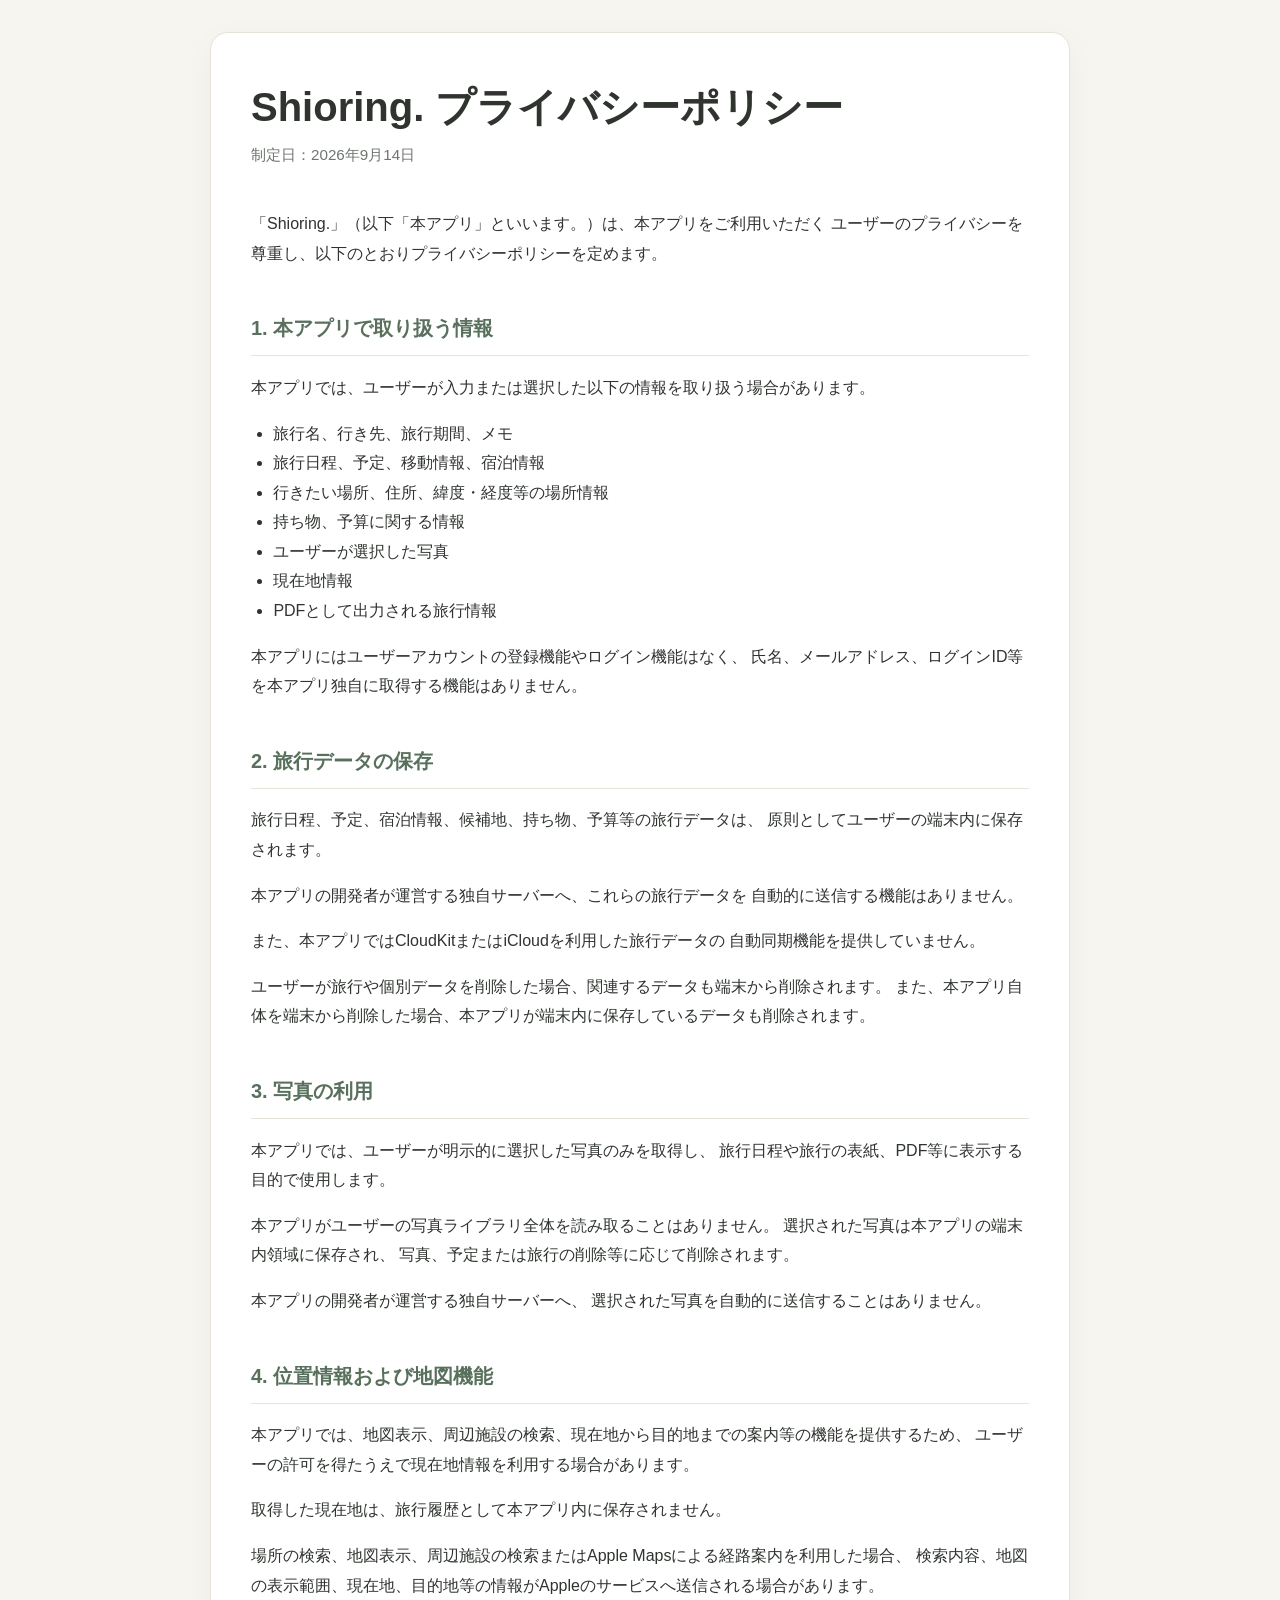
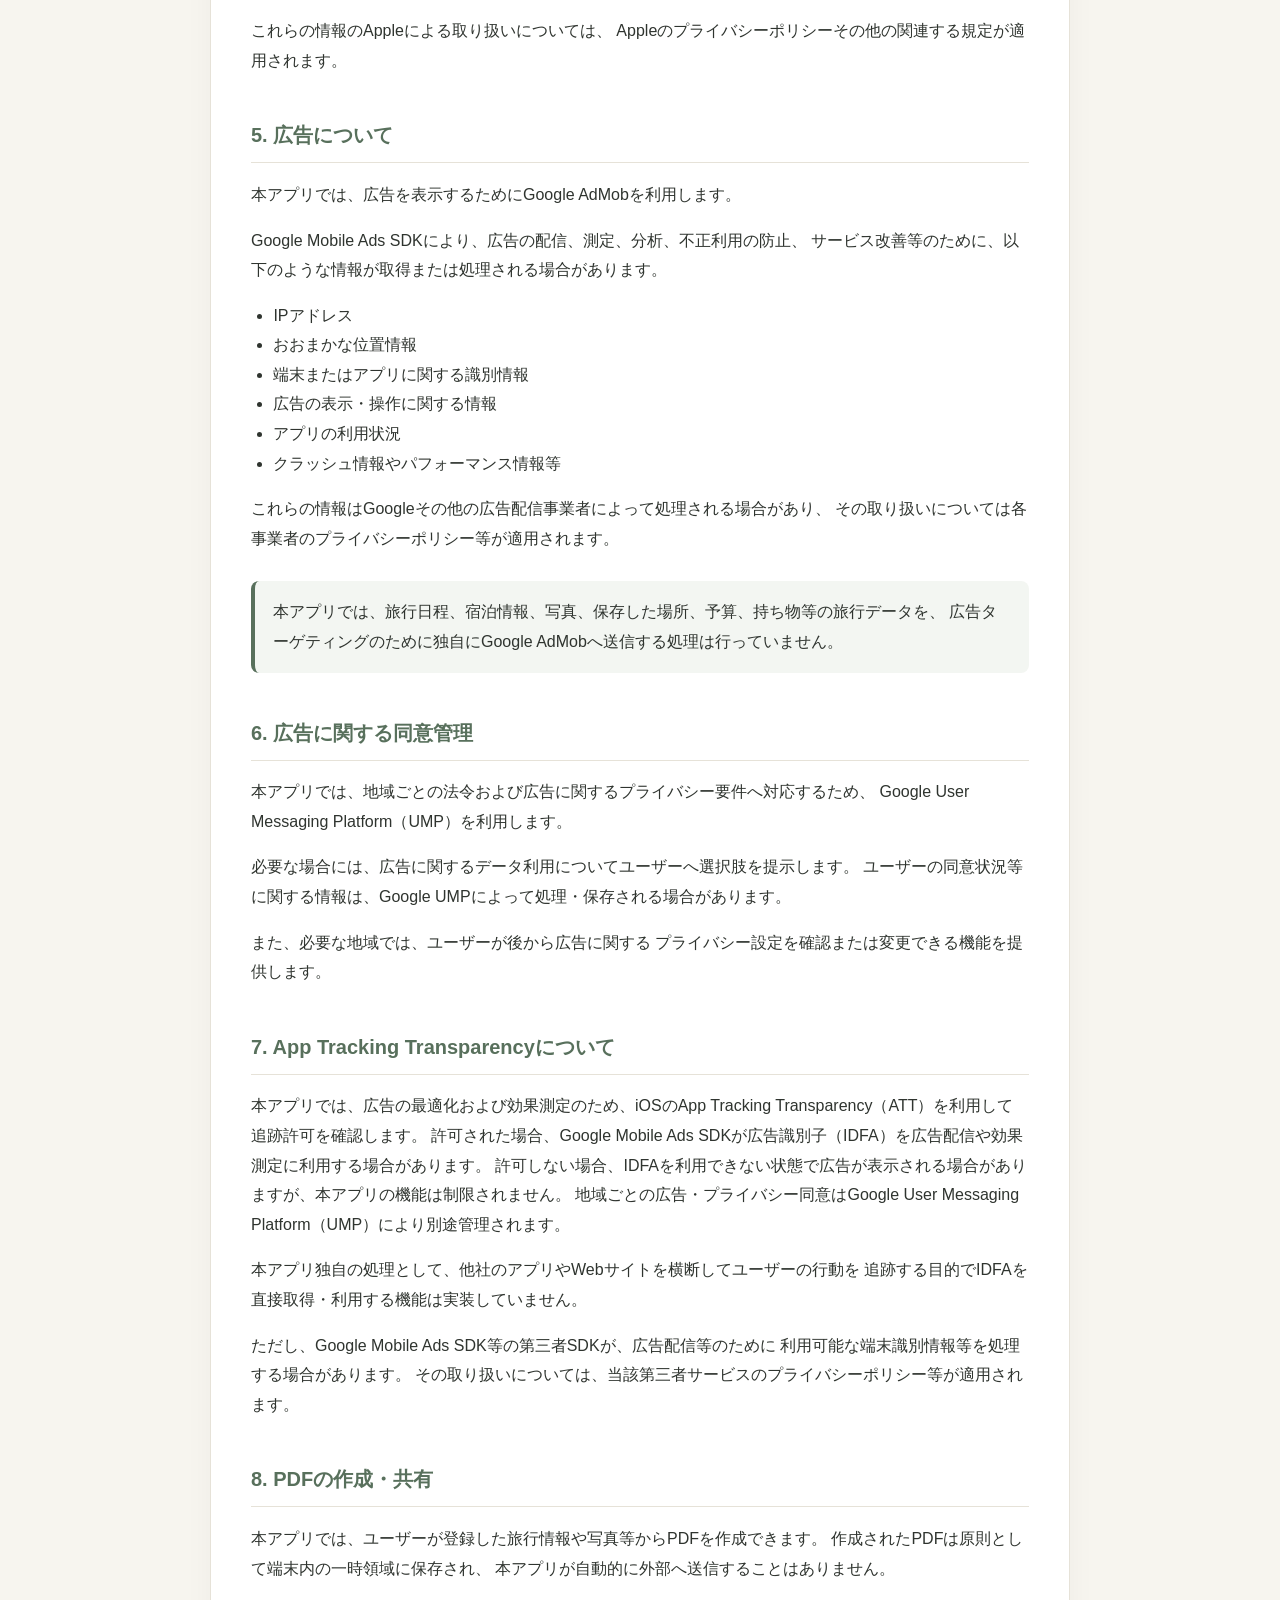
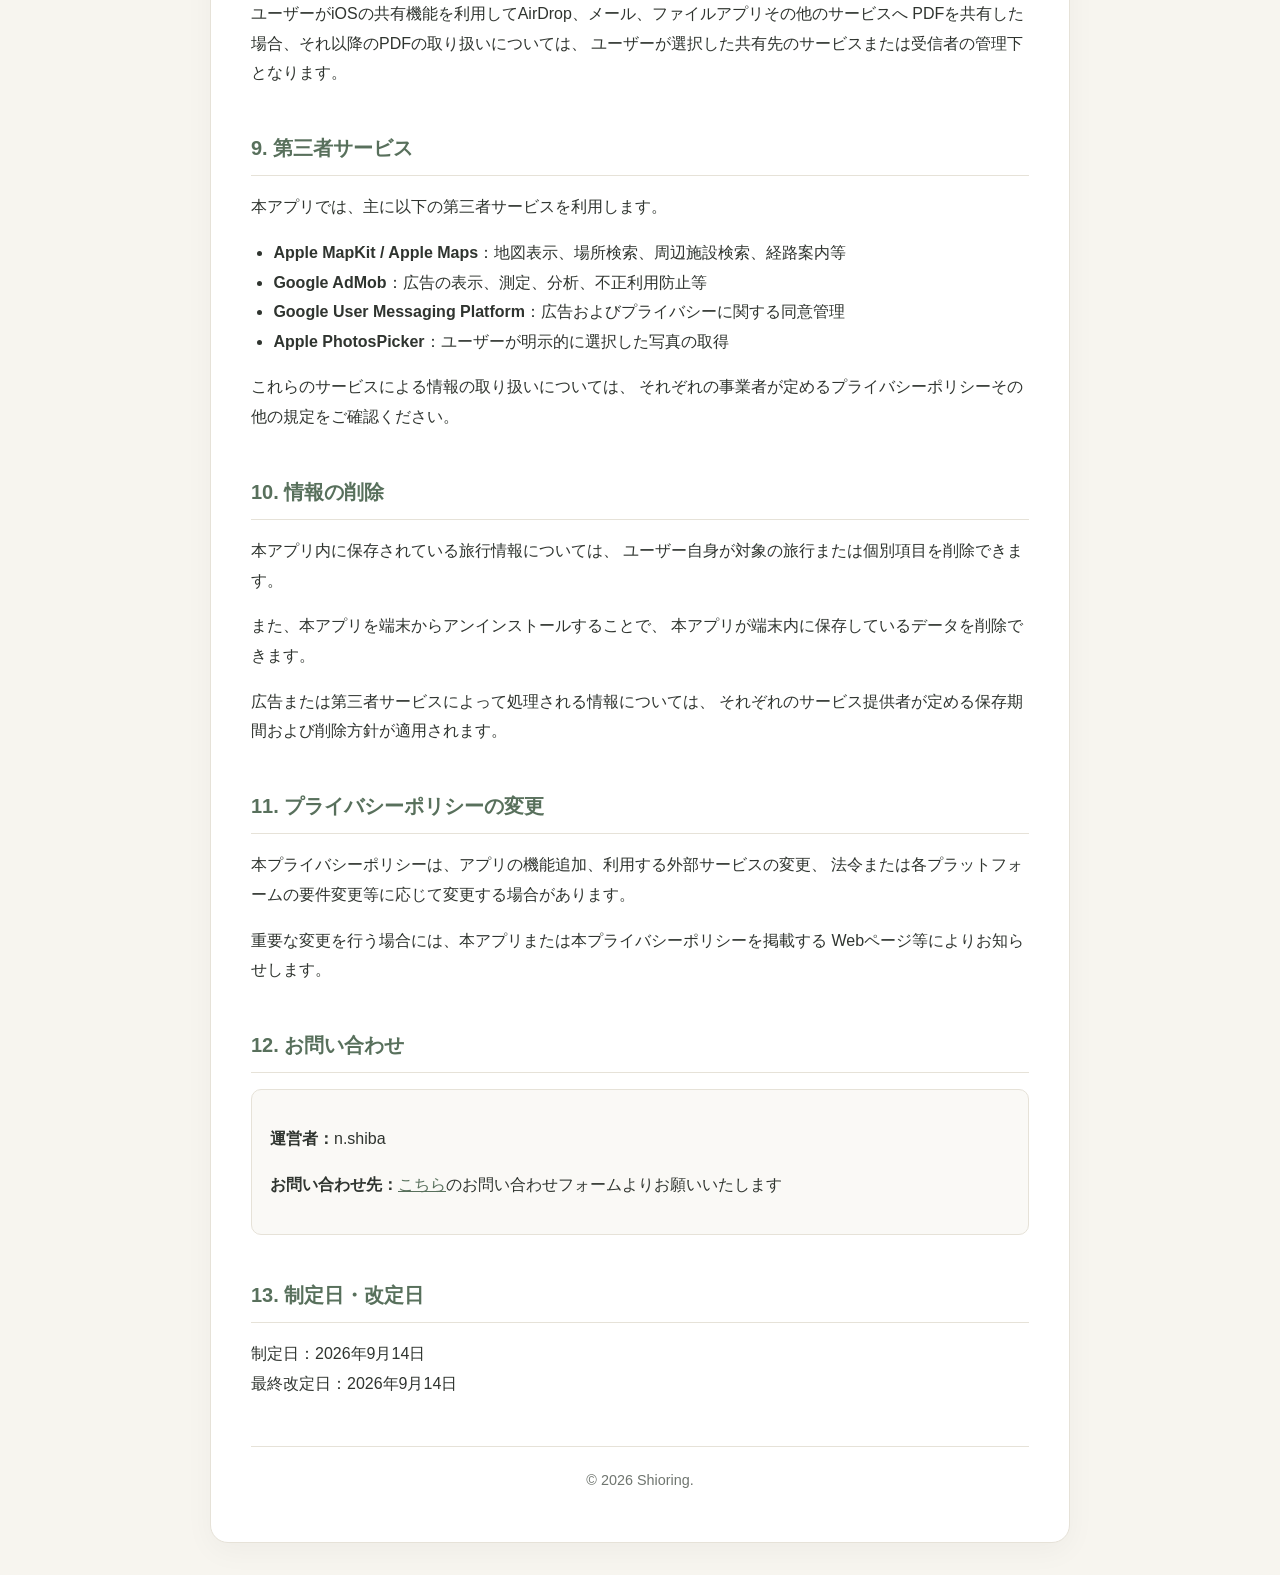
<file: index.html>
<!DOCTYPE html>
<html lang="ja">
<head>
  <meta charset="UTF-8" />
  <meta name="viewport" content="width=device-width, initial-scale=1.0" />
  <meta name="description" content="Shioring. プライバシーポリシー" />
  <title>Shioring. - プライバシーポリシー</title>
  <style>
    :root {
      --bg: #f7f5ef;
      --paper: #ffffff;
      --text: #2f342f;
      --muted: #6f756f;
      --accent: #58705c;
      --border: #e6e2d8;
    }

    * {
      box-sizing: border-box;
    }

    body {
      margin: 0;
      padding: 32px 16px;
      background: var(--bg);
      color: var(--text);
      font-family:
        -apple-system, BlinkMacSystemFont, "Hiragino Sans", "Yu Gothic",
        "YuGothic", "Noto Sans JP", sans-serif;
      line-height: 1.85;
    }

    main {
      max-width: 860px;
      margin: 0 auto;
      padding: 48px 40px;
      background: var(--paper);
      border: 1px solid var(--border);
      border-radius: 18px;
      box-shadow: 0 8px 30px rgba(0, 0, 0, 0.04);
    }

    h1 {
      margin-top: 0;
      margin-bottom: 8px;
      font-size: clamp(1.8rem, 4vw, 2.5rem);
      line-height: 1.3;
    }

    .subtitle {
      margin-top: 0;
      margin-bottom: 40px;
      color: var(--muted);
      font-size: 0.95rem;
    }

    h2 {
      margin-top: 42px;
      padding-bottom: 8px;
      border-bottom: 1px solid var(--border);
      color: var(--accent);
      font-size: 1.25rem;
    }

    p, li {
      font-size: 1rem;
    }

    ul {
      padding-left: 1.4rem;
    }

    .notice {
      margin: 28px 0;
      padding: 16px 18px;
      background: #f3f6f2;
      border-left: 4px solid var(--accent);
      border-radius: 8px;
    }

    .contact {
      padding: 18px;
      background: #faf9f6;
      border: 1px solid var(--border);
      border-radius: 10px;
    }

    footer {
      margin-top: 48px;
      padding-top: 20px;
      border-top: 1px solid var(--border);
      color: var(--muted);
      font-size: 0.9rem;
      text-align: center;
    }

    a {
      color: var(--accent);
      overflow-wrap: anywhere;
    }

    @media (max-width: 640px) {
      body {
        padding: 0;
        background: var(--paper);
      }

      main {
        padding: 32px 20px;
        border: none;
        border-radius: 0;
        box-shadow: none;
      }
    }
  </style>
</head>
<body>
  <main>
    <h1>Shioring. プライバシーポリシー</h1>
    <p class="subtitle">制定日：2026年9月14日</p>

    <p>
      「Shioring.」（以下「本アプリ」といいます。）は、本アプリをご利用いただく
      ユーザーのプライバシーを尊重し、以下のとおりプライバシーポリシーを定めます。
    </p>

    <h2>1. 本アプリで取り扱う情報</h2>
    <p>本アプリでは、ユーザーが入力または選択した以下の情報を取り扱う場合があります。</p>
    <ul>
      <li>旅行名、行き先、旅行期間、メモ</li>
      <li>旅行日程、予定、移動情報、宿泊情報</li>
      <li>行きたい場所、住所、緯度・経度等の場所情報</li>
      <li>持ち物、予算に関する情報</li>
      <li>ユーザーが選択した写真</li>
      <li>現在地情報</li>
      <li>PDFとして出力される旅行情報</li>
    </ul>
    <p>
      本アプリにはユーザーアカウントの登録機能やログイン機能はなく、
      氏名、メールアドレス、ログインID等を本アプリ独自に取得する機能はありません。
    </p>

    <h2>2. 旅行データの保存</h2>
    <p>
      旅行日程、予定、宿泊情報、候補地、持ち物、予算等の旅行データは、
      原則としてユーザーの端末内に保存されます。
    </p>
    <p>
      本アプリの開発者が運営する独自サーバーへ、これらの旅行データを
      自動的に送信する機能はありません。
    </p>
    <p>
      また、本アプリではCloudKitまたはiCloudを利用した旅行データの
      自動同期機能を提供していません。
    </p>
    <p>
      ユーザーが旅行や個別データを削除した場合、関連するデータも端末から削除されます。
      また、本アプリ自体を端末から削除した場合、本アプリが端末内に保存しているデータも削除されます。
    </p>

    <h2>3. 写真の利用</h2>
    <p>
      本アプリでは、ユーザーが明示的に選択した写真のみを取得し、
      旅行日程や旅行の表紙、PDF等に表示する目的で使用します。
    </p>
    <p>
      本アプリがユーザーの写真ライブラリ全体を読み取ることはありません。
      選択された写真は本アプリの端末内領域に保存され、
      写真、予定または旅行の削除等に応じて削除されます。
    </p>
    <p>
      本アプリの開発者が運営する独自サーバーへ、
      選択された写真を自動的に送信することはありません。
    </p>

    <h2>4. 位置情報および地図機能</h2>
    <p>
      本アプリでは、地図表示、周辺施設の検索、現在地から目的地までの案内等の機能を提供するため、
      ユーザーの許可を得たうえで現在地情報を利用する場合があります。
    </p>
    <p>
      取得した現在地は、旅行履歴として本アプリ内に保存されません。
    </p>
    <p>
      場所の検索、地図表示、周辺施設の検索またはApple Mapsによる経路案内を利用した場合、
      検索内容、地図の表示範囲、現在地、目的地等の情報がAppleのサービスへ送信される場合があります。
    </p>
    <p>
      これらの情報のAppleによる取り扱いについては、
      Appleのプライバシーポリシーその他の関連する規定が適用されます。
    </p>

    <h2>5. 広告について</h2>
    <p>
      本アプリでは、広告を表示するためにGoogle AdMobを利用します。
    </p>
    <p>
      Google Mobile Ads SDKにより、広告の配信、測定、分析、不正利用の防止、
      サービス改善等のために、以下のような情報が取得または処理される場合があります。
    </p>
    <ul>
      <li>IPアドレス</li>
      <li>おおまかな位置情報</li>
      <li>端末またはアプリに関する識別情報</li>
      <li>広告の表示・操作に関する情報</li>
      <li>アプリの利用状況</li>
      <li>クラッシュ情報やパフォーマンス情報等</li>
    </ul>
    <p>
      これらの情報はGoogleその他の広告配信事業者によって処理される場合があり、
      その取り扱いについては各事業者のプライバシーポリシー等が適用されます。
    </p>

    <div class="notice">
      本アプリでは、旅行日程、宿泊情報、写真、保存した場所、予算、持ち物等の旅行データを、
      広告ターゲティングのために独自にGoogle AdMobへ送信する処理は行っていません。
    </div>

    <h2>6. 広告に関する同意管理</h2>
    <p>
      本アプリでは、地域ごとの法令および広告に関するプライバシー要件へ対応するため、
      Google User Messaging Platform（UMP）を利用します。
    </p>
    <p>
      必要な場合には、広告に関するデータ利用についてユーザーへ選択肢を提示します。
      ユーザーの同意状況等に関する情報は、Google UMPによって処理・保存される場合があります。
    </p>
    <p>
      また、必要な地域では、ユーザーが後から広告に関する
      プライバシー設定を確認または変更できる機能を提供します。
    </p>

    <h2>7. App Tracking Transparencyについて</h2>
    <p>
      本アプリでは、広告の最適化および効果測定のため、iOSのApp Tracking Transparency（ATT）を利用して追跡許可を確認します。
      許可された場合、Google Mobile Ads SDKが広告識別子（IDFA）を広告配信や効果測定に利用する場合があります。
      許可しない場合、IDFAを利用できない状態で広告が表示される場合がありますが、本アプリの機能は制限されません。
      地域ごとの広告・プライバシー同意はGoogle User Messaging Platform（UMP）により別途管理されます。
    </p>
    <p>
      本アプリ独自の処理として、他社のアプリやWebサイトを横断してユーザーの行動を
      追跡する目的でIDFAを直接取得・利用する機能は実装していません。
    </p>
    <p>
      ただし、Google Mobile Ads SDK等の第三者SDKが、広告配信等のために
      利用可能な端末識別情報等を処理する場合があります。
      その取り扱いについては、当該第三者サービスのプライバシーポリシー等が適用されます。
    </p>

    <h2>8. PDFの作成・共有</h2>
    <p>
      本アプリでは、ユーザーが登録した旅行情報や写真等からPDFを作成できます。
      作成されたPDFは原則として端末内の一時領域に保存され、
      本アプリが自動的に外部へ送信することはありません。
    </p>
    <p>
      ユーザーがiOSの共有機能を利用してAirDrop、メール、ファイルアプリその他のサービスへ
      PDFを共有した場合、それ以降のPDFの取り扱いについては、
      ユーザーが選択した共有先のサービスまたは受信者の管理下となります。
    </p>

    <h2>9. 第三者サービス</h2>
    <p>本アプリでは、主に以下の第三者サービスを利用します。</p>
    <ul>
      <li><strong>Apple MapKit / Apple Maps</strong>：地図表示、場所検索、周辺施設検索、経路案内等</li>
      <li><strong>Google AdMob</strong>：広告の表示、測定、分析、不正利用防止等</li>
      <li><strong>Google User Messaging Platform</strong>：広告およびプライバシーに関する同意管理</li>
      <li><strong>Apple PhotosPicker</strong>：ユーザーが明示的に選択した写真の取得</li>
    </ul>
    <p>
      これらのサービスによる情報の取り扱いについては、
      それぞれの事業者が定めるプライバシーポリシーその他の規定をご確認ください。
    </p>

    <h2>10. 情報の削除</h2>
    <p>
      本アプリ内に保存されている旅行情報については、
      ユーザー自身が対象の旅行または個別項目を削除できます。
    </p>
    <p>
      また、本アプリを端末からアンインストールすることで、
      本アプリが端末内に保存しているデータを削除できます。
    </p>
    <p>
      広告または第三者サービスによって処理される情報については、
      それぞれのサービス提供者が定める保存期間および削除方針が適用されます。
    </p>

    <h2>11. プライバシーポリシーの変更</h2>
    <p>
      本プライバシーポリシーは、アプリの機能追加、利用する外部サービスの変更、
      法令または各プラットフォームの要件変更等に応じて変更する場合があります。
    </p>
    <p>
      重要な変更を行う場合には、本アプリまたは本プライバシーポリシーを掲載する
      Webページ等によりお知らせします。
    </p>

    <h2>12. お問い合わせ</h2>
    <div class="contact">
      <p><strong>運営者：</strong>n.shiba</p>
      <p><strong>お問い合わせ先：</strong><a href = "https://forms.gle/FpGztPyjctVfesUS7">こちら</a>のお問い合わせフォームよりお願いいたします</p>
    </div>

    <h2>13. 制定日・改定日</h2>
    <p>
      制定日：2026年9月14日<br />
      最終改定日：2026年9月14日
    </p>

    <footer>
      © 2026 Shioring.
    </footer>
  </main>
</body>
</html>
</file>
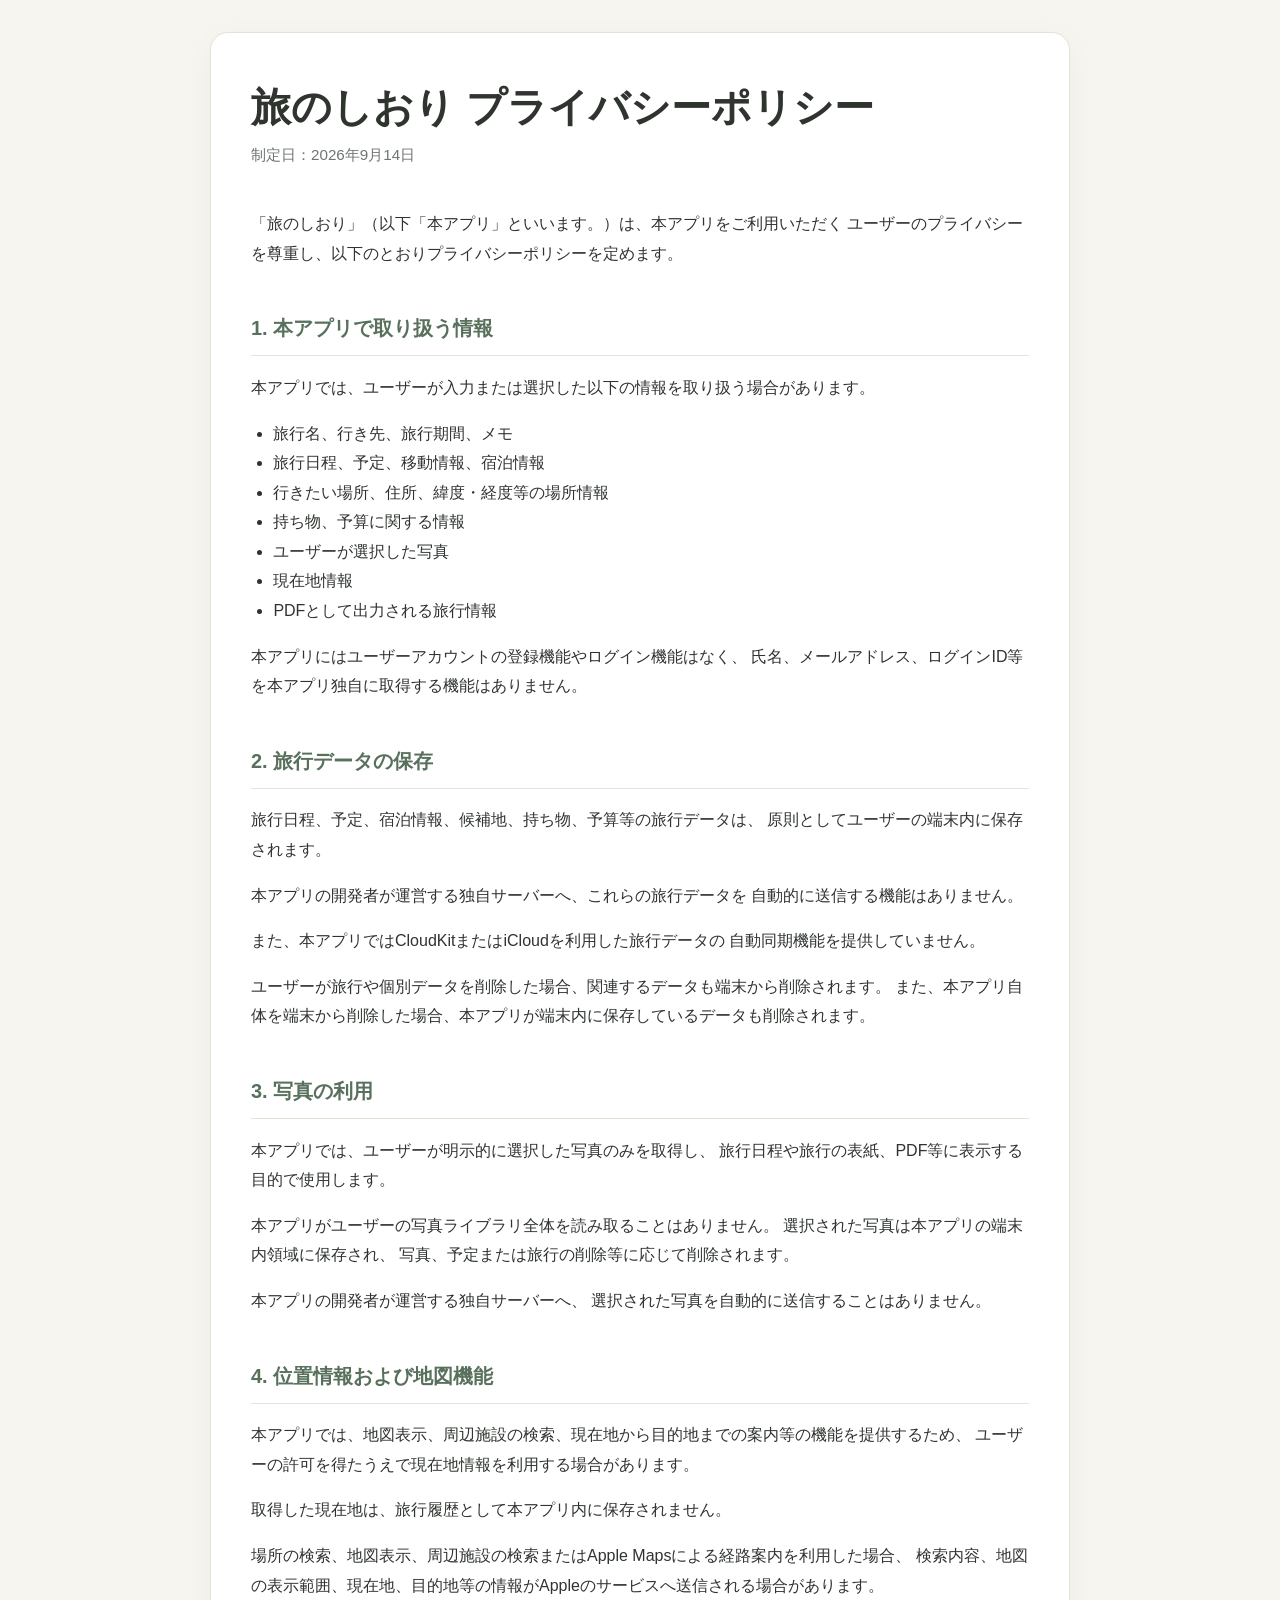
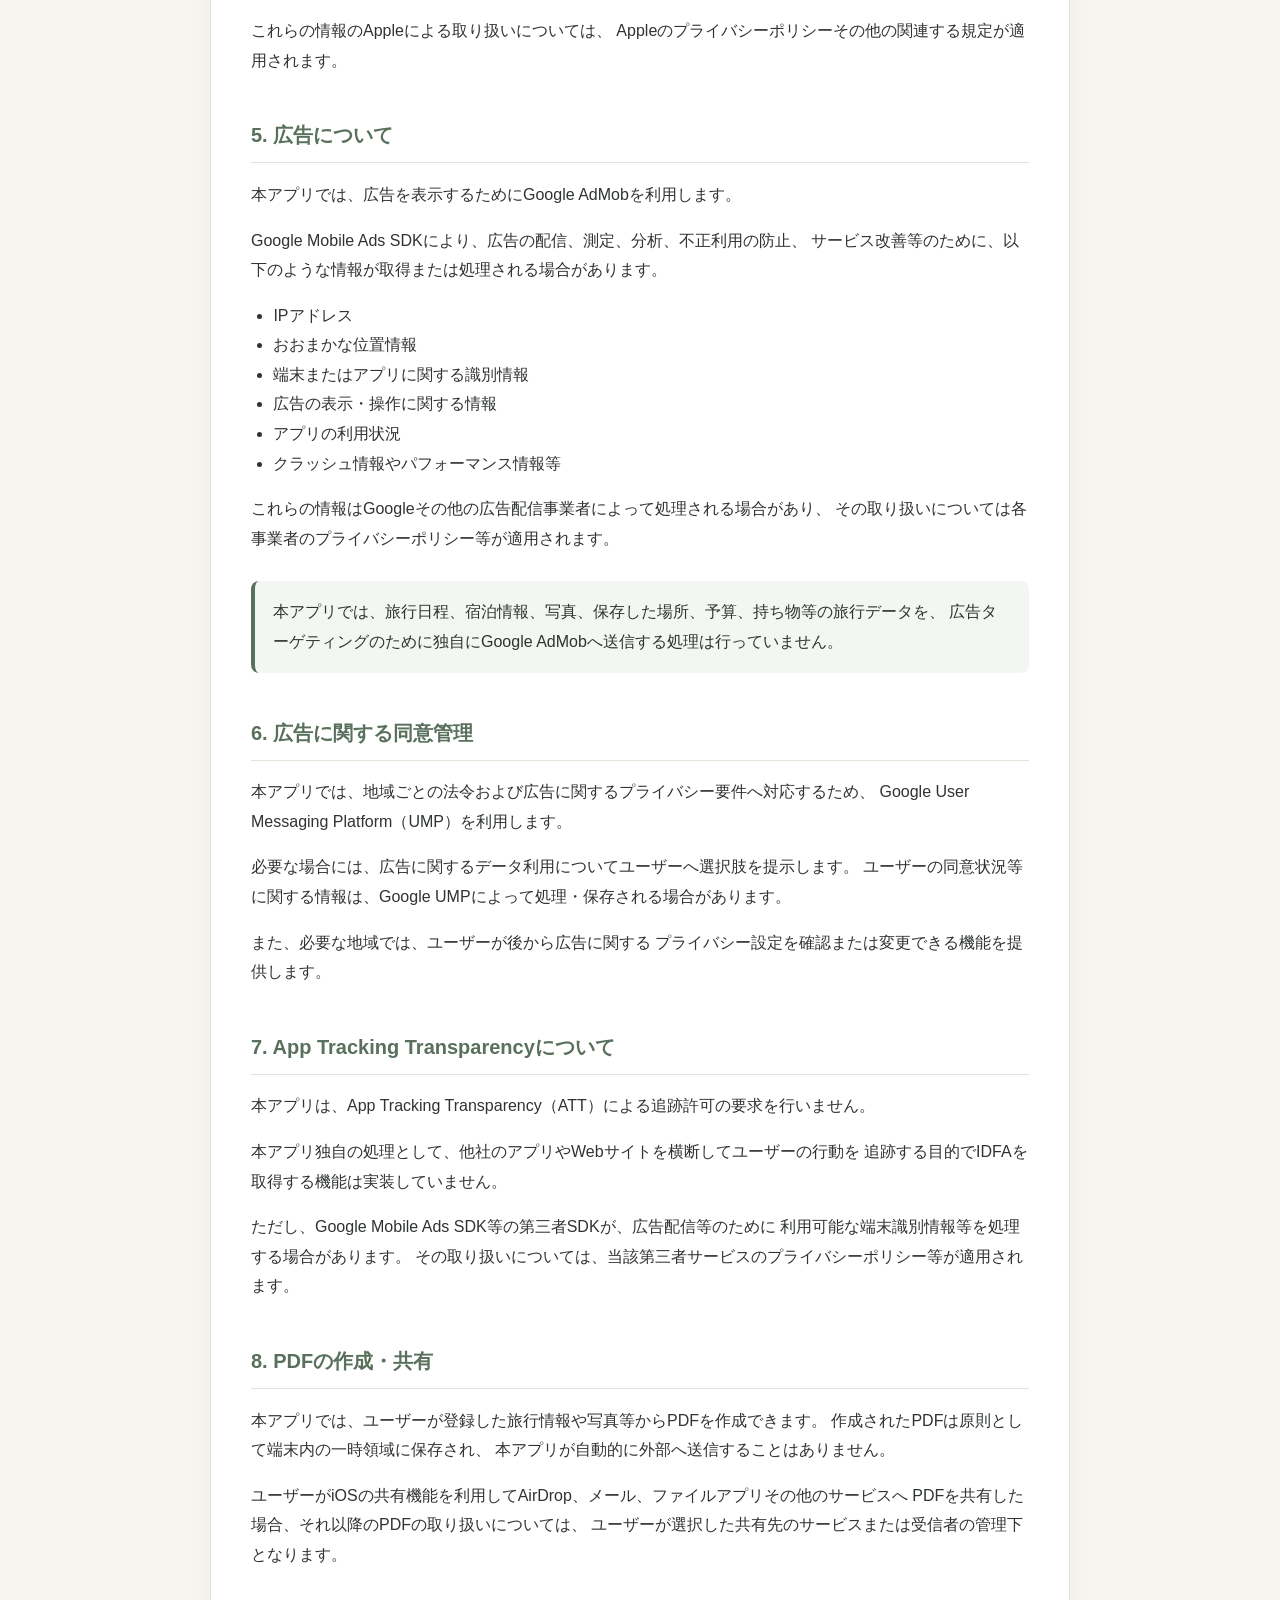
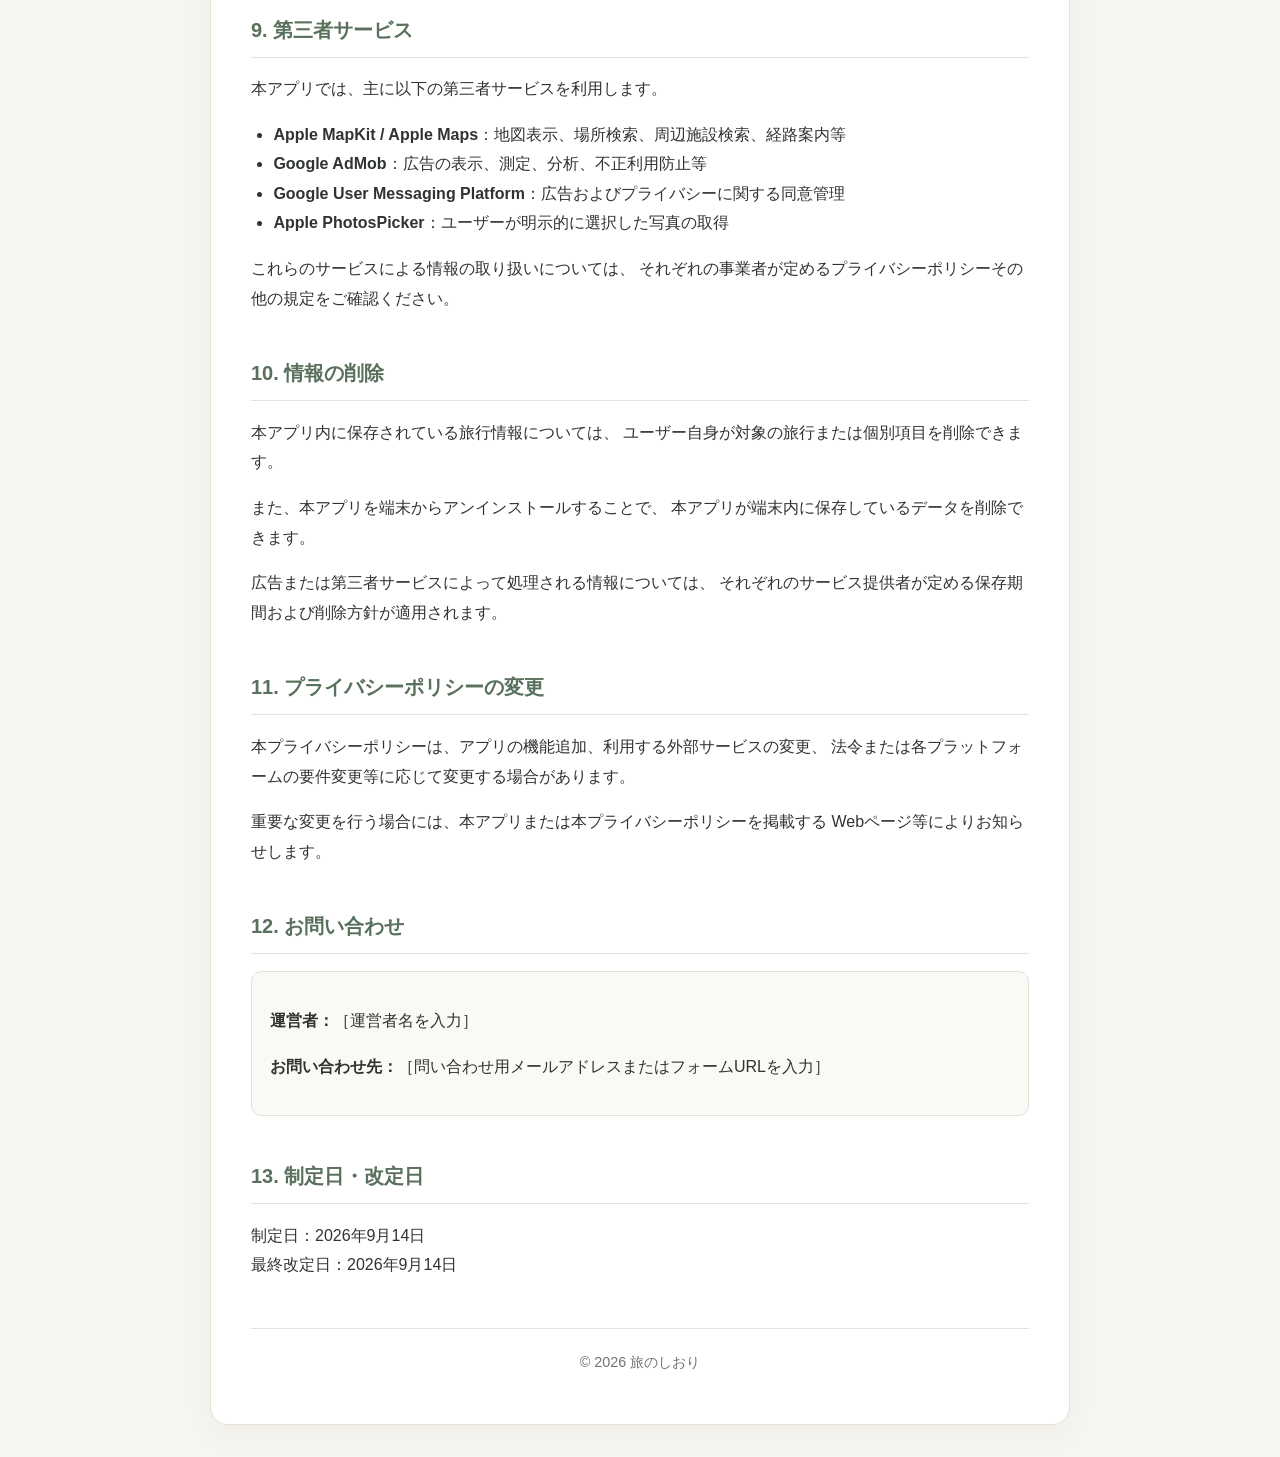
<file: indx.html>
<!DOCTYPE html>
<html lang="ja">
<head>
  <meta charset="UTF-8" />
  <meta name="viewport" content="width=device-width, initial-scale=1.0" />
  <meta name="description" content="旅のしおり プライバシーポリシー" />
  <title>旅のしおり - プライバシーポリシー</title>
  <style>
    :root {
      --bg: #f7f5ef;
      --paper: #ffffff;
      --text: #2f342f;
      --muted: #6f756f;
      --accent: #58705c;
      --border: #e6e2d8;
    }

    * {
      box-sizing: border-box;
    }

    body {
      margin: 0;
      padding: 32px 16px;
      background: var(--bg);
      color: var(--text);
      font-family:
        -apple-system, BlinkMacSystemFont, "Hiragino Sans", "Yu Gothic",
        "YuGothic", "Noto Sans JP", sans-serif;
      line-height: 1.85;
    }

    main {
      max-width: 860px;
      margin: 0 auto;
      padding: 48px 40px;
      background: var(--paper);
      border: 1px solid var(--border);
      border-radius: 18px;
      box-shadow: 0 8px 30px rgba(0, 0, 0, 0.04);
    }

    h1 {
      margin-top: 0;
      margin-bottom: 8px;
      font-size: clamp(1.8rem, 4vw, 2.5rem);
      line-height: 1.3;
    }

    .subtitle {
      margin-top: 0;
      margin-bottom: 40px;
      color: var(--muted);
      font-size: 0.95rem;
    }

    h2 {
      margin-top: 42px;
      padding-bottom: 8px;
      border-bottom: 1px solid var(--border);
      color: var(--accent);
      font-size: 1.25rem;
    }

    p, li {
      font-size: 1rem;
    }

    ul {
      padding-left: 1.4rem;
    }

    .notice {
      margin: 28px 0;
      padding: 16px 18px;
      background: #f3f6f2;
      border-left: 4px solid var(--accent);
      border-radius: 8px;
    }

    .contact {
      padding: 18px;
      background: #faf9f6;
      border: 1px solid var(--border);
      border-radius: 10px;
    }

    footer {
      margin-top: 48px;
      padding-top: 20px;
      border-top: 1px solid var(--border);
      color: var(--muted);
      font-size: 0.9rem;
      text-align: center;
    }

    a {
      color: var(--accent);
      overflow-wrap: anywhere;
    }

    @media (max-width: 640px) {
      body {
        padding: 0;
        background: var(--paper);
      }

      main {
        padding: 32px 20px;
        border: none;
        border-radius: 0;
        box-shadow: none;
      }
    }
  </style>
</head>
<body>
  <main>
    <h1>旅のしおり プライバシーポリシー</h1>
    <p class="subtitle">制定日：2026年9月14日</p>

    <p>
      「旅のしおり」（以下「本アプリ」といいます。）は、本アプリをご利用いただく
      ユーザーのプライバシーを尊重し、以下のとおりプライバシーポリシーを定めます。
    </p>

    <h2>1. 本アプリで取り扱う情報</h2>
    <p>本アプリでは、ユーザーが入力または選択した以下の情報を取り扱う場合があります。</p>
    <ul>
      <li>旅行名、行き先、旅行期間、メモ</li>
      <li>旅行日程、予定、移動情報、宿泊情報</li>
      <li>行きたい場所、住所、緯度・経度等の場所情報</li>
      <li>持ち物、予算に関する情報</li>
      <li>ユーザーが選択した写真</li>
      <li>現在地情報</li>
      <li>PDFとして出力される旅行情報</li>
    </ul>
    <p>
      本アプリにはユーザーアカウントの登録機能やログイン機能はなく、
      氏名、メールアドレス、ログインID等を本アプリ独自に取得する機能はありません。
    </p>

    <h2>2. 旅行データの保存</h2>
    <p>
      旅行日程、予定、宿泊情報、候補地、持ち物、予算等の旅行データは、
      原則としてユーザーの端末内に保存されます。
    </p>
    <p>
      本アプリの開発者が運営する独自サーバーへ、これらの旅行データを
      自動的に送信する機能はありません。
    </p>
    <p>
      また、本アプリではCloudKitまたはiCloudを利用した旅行データの
      自動同期機能を提供していません。
    </p>
    <p>
      ユーザーが旅行や個別データを削除した場合、関連するデータも端末から削除されます。
      また、本アプリ自体を端末から削除した場合、本アプリが端末内に保存しているデータも削除されます。
    </p>

    <h2>3. 写真の利用</h2>
    <p>
      本アプリでは、ユーザーが明示的に選択した写真のみを取得し、
      旅行日程や旅行の表紙、PDF等に表示する目的で使用します。
    </p>
    <p>
      本アプリがユーザーの写真ライブラリ全体を読み取ることはありません。
      選択された写真は本アプリの端末内領域に保存され、
      写真、予定または旅行の削除等に応じて削除されます。
    </p>
    <p>
      本アプリの開発者が運営する独自サーバーへ、
      選択された写真を自動的に送信することはありません。
    </p>

    <h2>4. 位置情報および地図機能</h2>
    <p>
      本アプリでは、地図表示、周辺施設の検索、現在地から目的地までの案内等の機能を提供するため、
      ユーザーの許可を得たうえで現在地情報を利用する場合があります。
    </p>
    <p>
      取得した現在地は、旅行履歴として本アプリ内に保存されません。
    </p>
    <p>
      場所の検索、地図表示、周辺施設の検索またはApple Mapsによる経路案内を利用した場合、
      検索内容、地図の表示範囲、現在地、目的地等の情報がAppleのサービスへ送信される場合があります。
    </p>
    <p>
      これらの情報のAppleによる取り扱いについては、
      Appleのプライバシーポリシーその他の関連する規定が適用されます。
    </p>

    <h2>5. 広告について</h2>
    <p>
      本アプリでは、広告を表示するためにGoogle AdMobを利用します。
    </p>
    <p>
      Google Mobile Ads SDKにより、広告の配信、測定、分析、不正利用の防止、
      サービス改善等のために、以下のような情報が取得または処理される場合があります。
    </p>
    <ul>
      <li>IPアドレス</li>
      <li>おおまかな位置情報</li>
      <li>端末またはアプリに関する識別情報</li>
      <li>広告の表示・操作に関する情報</li>
      <li>アプリの利用状況</li>
      <li>クラッシュ情報やパフォーマンス情報等</li>
    </ul>
    <p>
      これらの情報はGoogleその他の広告配信事業者によって処理される場合があり、
      その取り扱いについては各事業者のプライバシーポリシー等が適用されます。
    </p>

    <div class="notice">
      本アプリでは、旅行日程、宿泊情報、写真、保存した場所、予算、持ち物等の旅行データを、
      広告ターゲティングのために独自にGoogle AdMobへ送信する処理は行っていません。
    </div>

    <h2>6. 広告に関する同意管理</h2>
    <p>
      本アプリでは、地域ごとの法令および広告に関するプライバシー要件へ対応するため、
      Google User Messaging Platform（UMP）を利用します。
    </p>
    <p>
      必要な場合には、広告に関するデータ利用についてユーザーへ選択肢を提示します。
      ユーザーの同意状況等に関する情報は、Google UMPによって処理・保存される場合があります。
    </p>
    <p>
      また、必要な地域では、ユーザーが後から広告に関する
      プライバシー設定を確認または変更できる機能を提供します。
    </p>

    <h2>7. App Tracking Transparencyについて</h2>
    <p>
      本アプリは、App Tracking Transparency（ATT）による追跡許可の要求を行いません。
    </p>
    <p>
      本アプリ独自の処理として、他社のアプリやWebサイトを横断してユーザーの行動を
      追跡する目的でIDFAを取得する機能は実装していません。
    </p>
    <p>
      ただし、Google Mobile Ads SDK等の第三者SDKが、広告配信等のために
      利用可能な端末識別情報等を処理する場合があります。
      その取り扱いについては、当該第三者サービスのプライバシーポリシー等が適用されます。
    </p>

    <h2>8. PDFの作成・共有</h2>
    <p>
      本アプリでは、ユーザーが登録した旅行情報や写真等からPDFを作成できます。
      作成されたPDFは原則として端末内の一時領域に保存され、
      本アプリが自動的に外部へ送信することはありません。
    </p>
    <p>
      ユーザーがiOSの共有機能を利用してAirDrop、メール、ファイルアプリその他のサービスへ
      PDFを共有した場合、それ以降のPDFの取り扱いについては、
      ユーザーが選択した共有先のサービスまたは受信者の管理下となります。
    </p>

    <h2>9. 第三者サービス</h2>
    <p>本アプリでは、主に以下の第三者サービスを利用します。</p>
    <ul>
      <li><strong>Apple MapKit / Apple Maps</strong>：地図表示、場所検索、周辺施設検索、経路案内等</li>
      <li><strong>Google AdMob</strong>：広告の表示、測定、分析、不正利用防止等</li>
      <li><strong>Google User Messaging Platform</strong>：広告およびプライバシーに関する同意管理</li>
      <li><strong>Apple PhotosPicker</strong>：ユーザーが明示的に選択した写真の取得</li>
    </ul>
    <p>
      これらのサービスによる情報の取り扱いについては、
      それぞれの事業者が定めるプライバシーポリシーその他の規定をご確認ください。
    </p>

    <h2>10. 情報の削除</h2>
    <p>
      本アプリ内に保存されている旅行情報については、
      ユーザー自身が対象の旅行または個別項目を削除できます。
    </p>
    <p>
      また、本アプリを端末からアンインストールすることで、
      本アプリが端末内に保存しているデータを削除できます。
    </p>
    <p>
      広告または第三者サービスによって処理される情報については、
      それぞれのサービス提供者が定める保存期間および削除方針が適用されます。
    </p>

    <h2>11. プライバシーポリシーの変更</h2>
    <p>
      本プライバシーポリシーは、アプリの機能追加、利用する外部サービスの変更、
      法令または各プラットフォームの要件変更等に応じて変更する場合があります。
    </p>
    <p>
      重要な変更を行う場合には、本アプリまたは本プライバシーポリシーを掲載する
      Webページ等によりお知らせします。
    </p>

    <h2>12. お問い合わせ</h2>
    <div class="contact">
      <p><strong>運営者：</strong>［運営者名を入力］</p>
      <p><strong>お問い合わせ先：</strong>［問い合わせ用メールアドレスまたはフォームURLを入力］</p>
    </div>

    <h2>13. 制定日・改定日</h2>
    <p>
      制定日：2026年9月14日<br />
      最終改定日：2026年9月14日
    </p>

    <footer>
      © 2026 旅のしおり
    </footer>
  </main>
</body>
</html>
</file>
